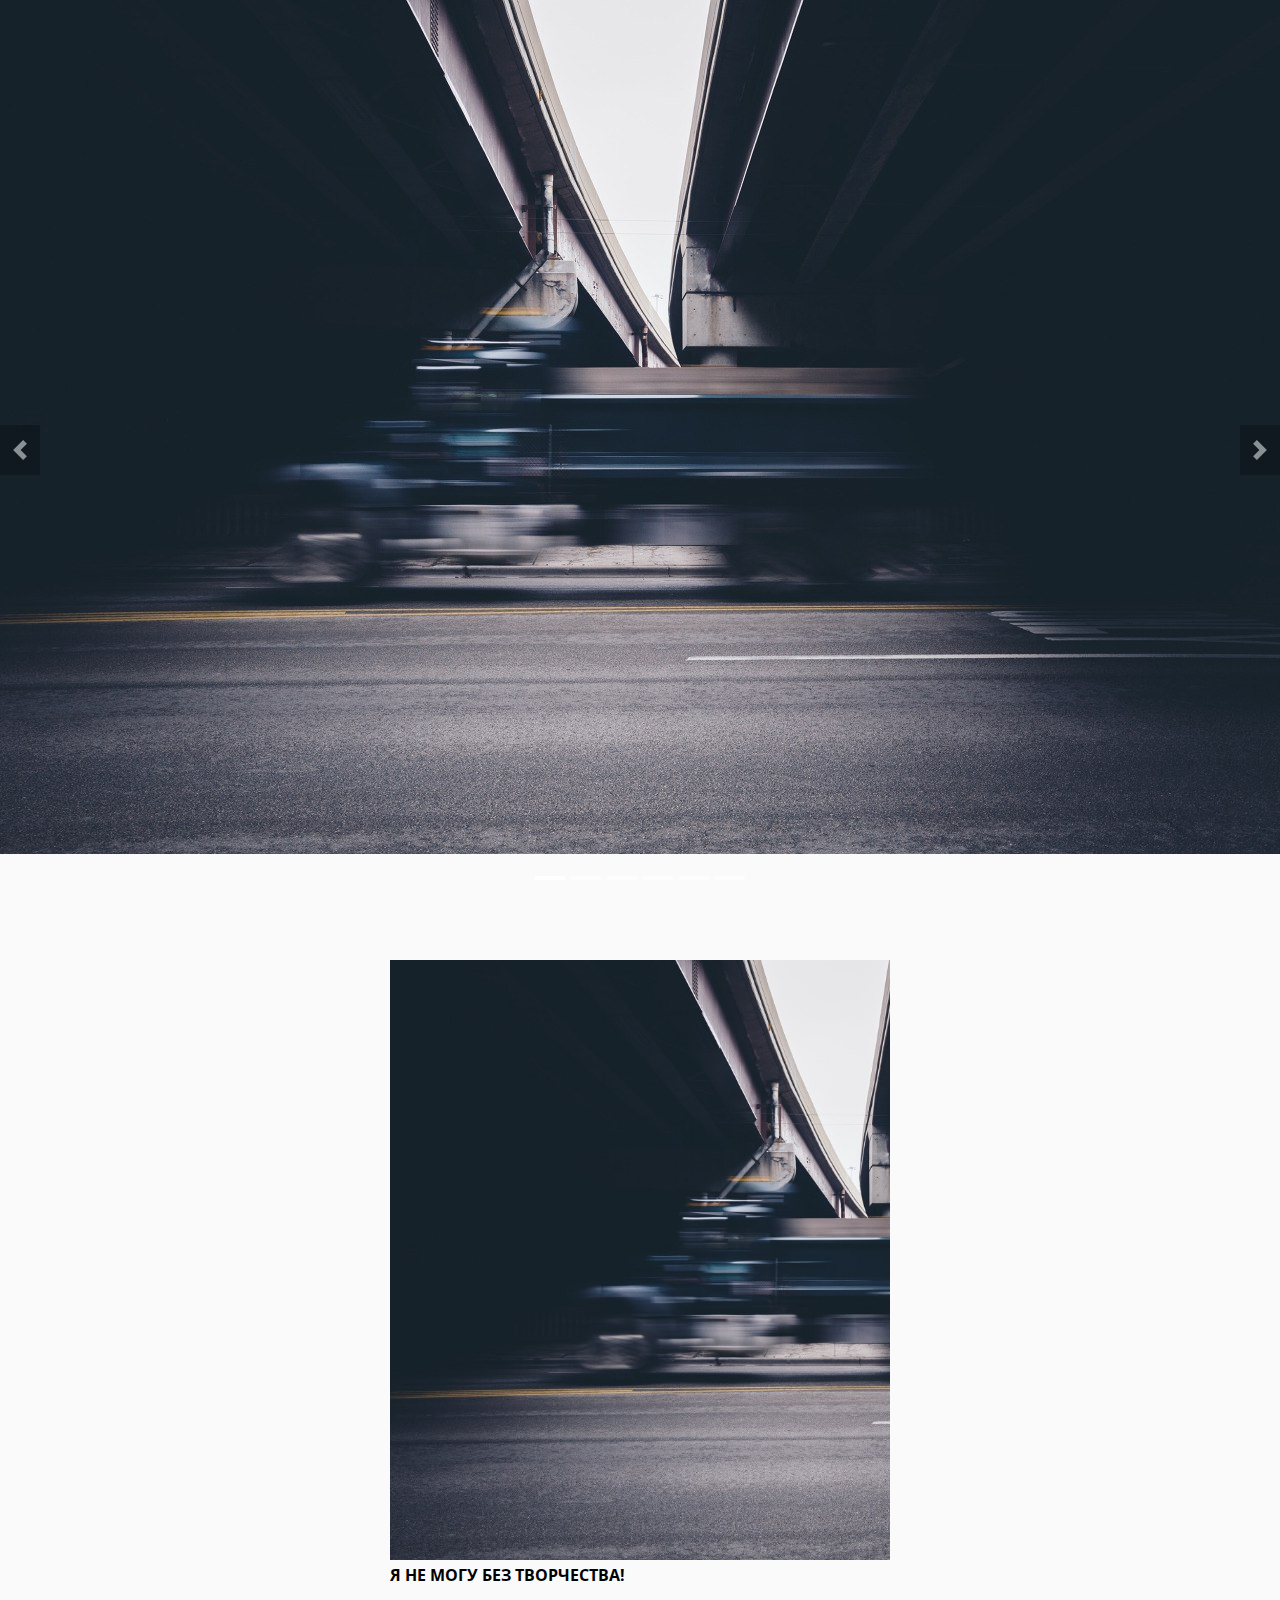
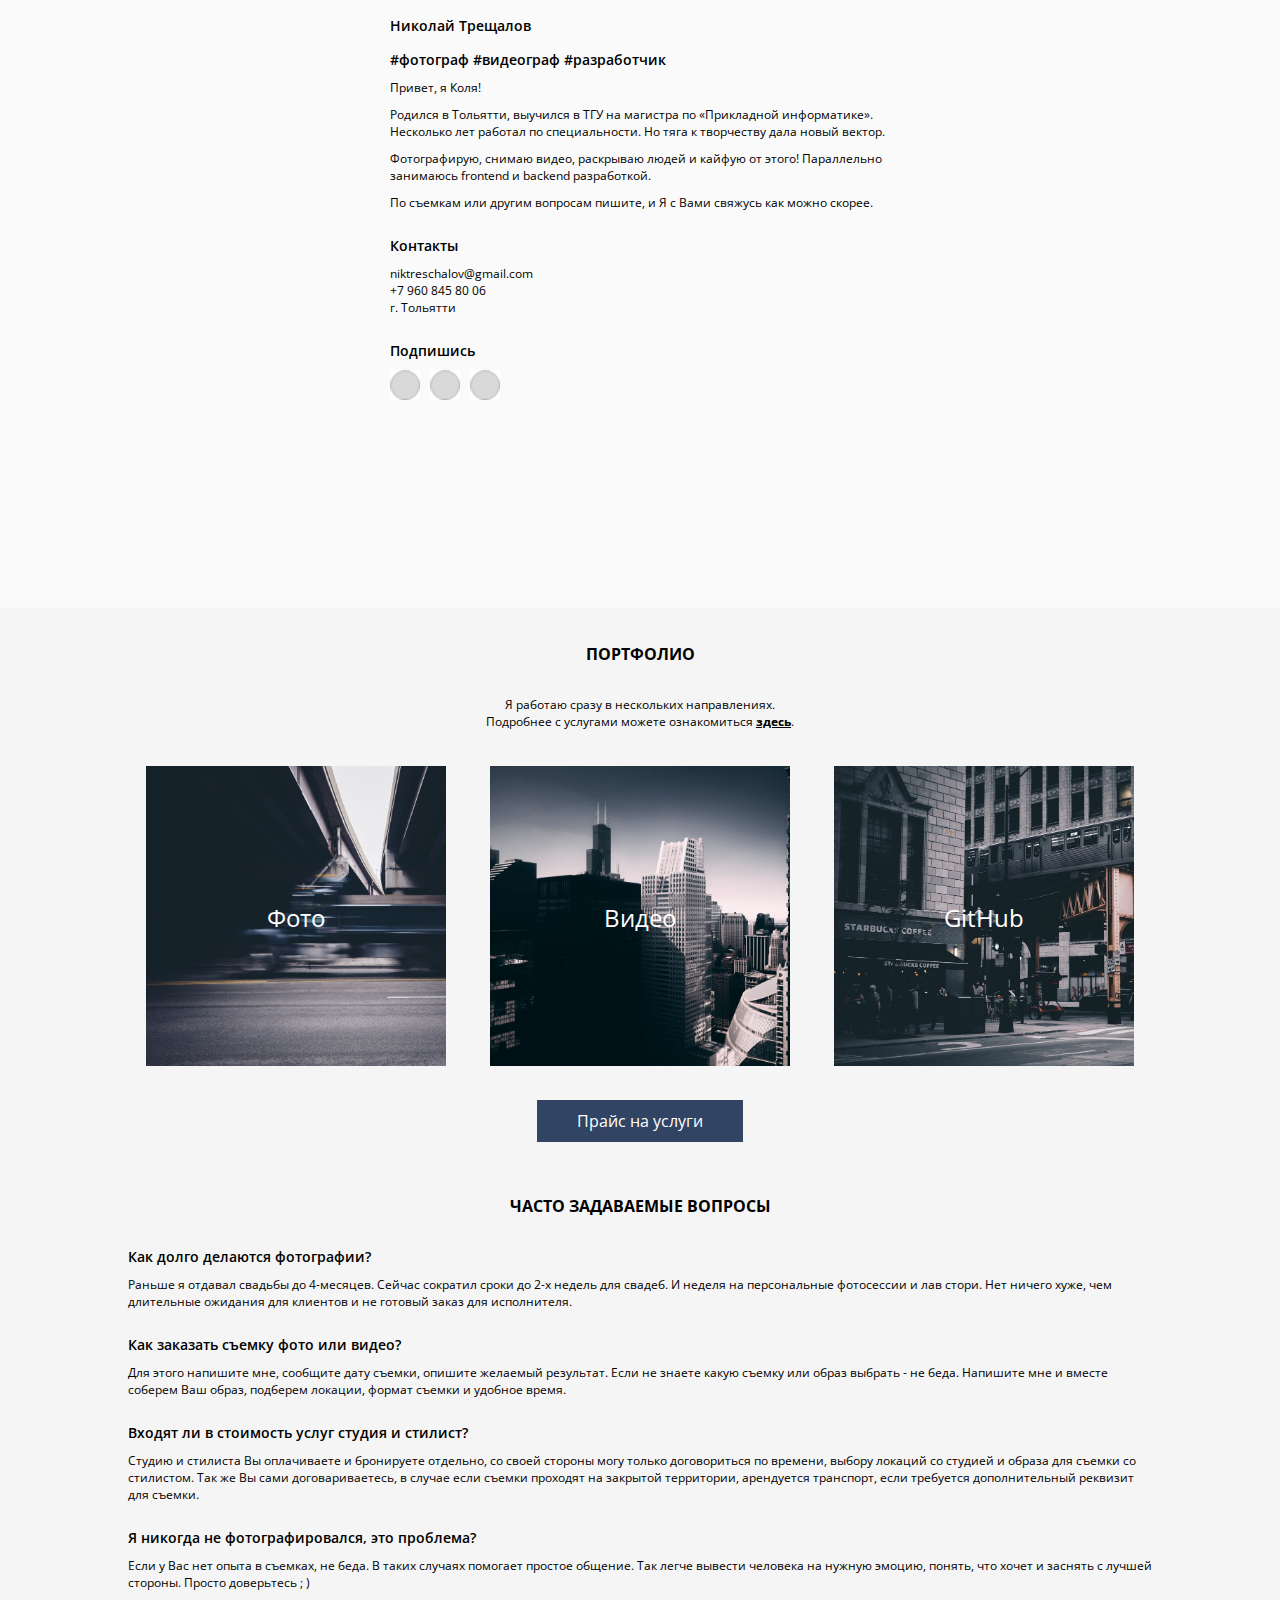
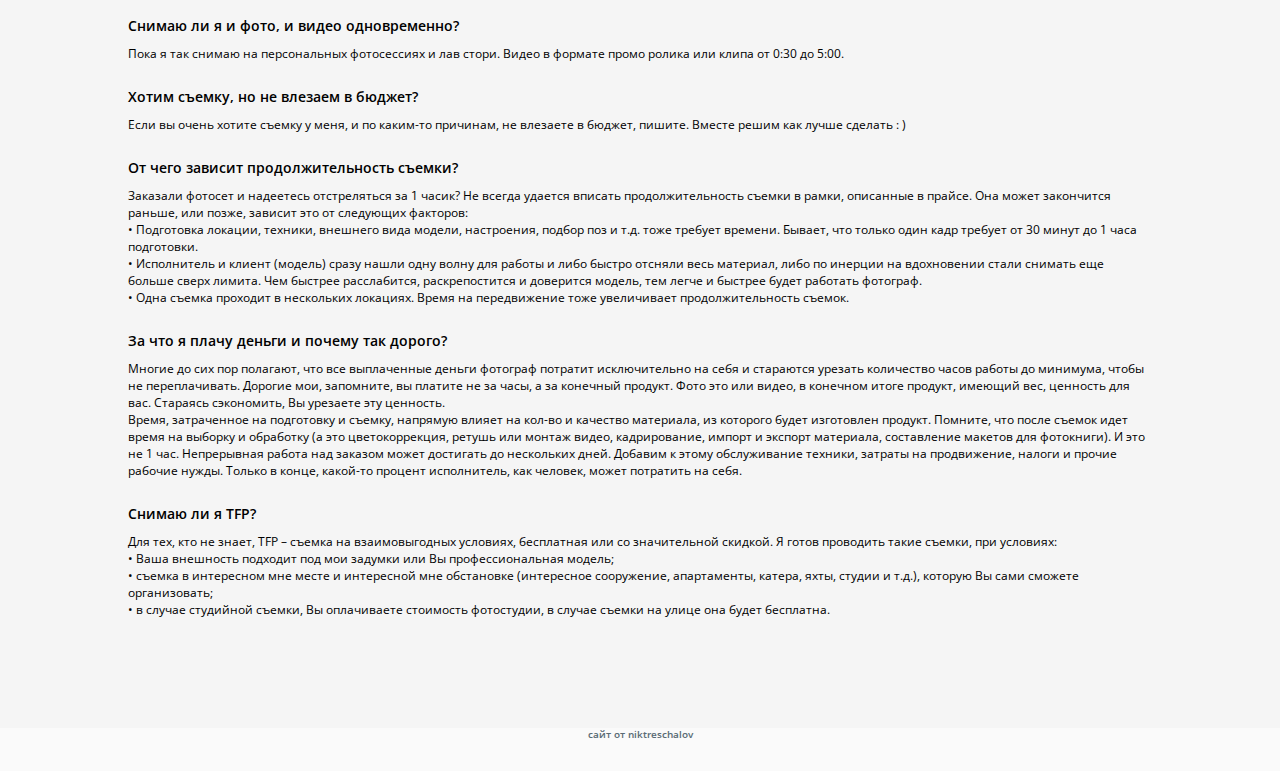
<file: index.html>
<!DOCTYPE html>
<html lang="ru">

<head>
  <meta charset="utf-8">
  <meta name="viewport" content="width=device-width, initial-scale=1, shrink-to-fit=no">
  <title>niktreschalov</title>
  <link rel="stylesheet" href="style.css"> 
  <link rel="stylesheet" href="main.css"> 
</head>

<body>
  <div class="slider">
    <div class="slider__wrapper">
      <div class="slider__items">
        <div class="slider__item">
        <img src="/img/pic0.jpg">    
        </div>
        <div class="slider__item">
        <img src="/img/pic1.jpg">    
        </div>
        <div class="slider__item">
          <img src="/img/pic2.jpg">
        </div>
        <div class="slider__item">
           <img src="/img/pic3.jpg"> 
        </div>
        <div class="slider__item">
           <img src="/img/pic4.jpg"> 
        </div>
        <div class="slider__item">
           <img src="/img/pic5.jpg"> 
        </div>  
      </div>
    </div>
    <a class="slider__control slider__control_prev" href="#" role="button"></a>
    <a class="slider__control slider__control_next" href="#" role="button"></a>
  </div>
  <script src="script.js"></script> 
    
<div id="main">
    <div class="imag">
            <img src="/img/pic0.jpg" alt="">
    </div>
    <div class="imag">
    <h2>Я НЕ МОГУ БЕЗ ТВОРЧЕСТВА!</h2>
    <h3>Николай Трещалов</h3>
    <h3>#фотограф #видеограф #разработчик</h3>
    <span>Привет, я Коля!</span>
    <span>Родился в Тольятти, выучился в ТГУ на магистра по «Прикладной информатике». Несколько лет работал по специальности. Но тяга к творчеству дала новый вектор.</span>
    <span>Фотографирую, снимаю видео, раскрываю людей и кайфую от этого! Параллельно занимаюсь frontend и backend разработкой.</span>
    <span>По съемкам или другим вопросам пишите, и Я с Вами свяжусь как можно скорее.</span>
    <h3>Контакты</h3>
    <span>niktreschalov@gmail.com<br>
        +7 960 845 80 06<br>
        г. Тольятти<br>
        </span> 
    <h3>Подпишись</h3>
    <div class="links">
        <img src="/img/vk.png" alt="">
        <img src="/img/vk.png" alt="">
        <img src="/img/vk.png" alt="">
        </div>  
    </div>
  </div>
    
<div id="overview">
    <h2>ПОРТФОЛИО</h2>
    <h4>Я работаю сразу в нескольких направлениях.<br>
        Подробнее с услугами можете ознакомиться <a href="#">здесь</a>.
    </h4>
        <div class="imag">
            <img src="/img/pic0.jpg" alt="">
            <a href="photo.html">Фото</a>
        </div>
        <div class="imag">
            <img src="/img/pic1.jpg" alt="">
            <a href="video.html">Видео</a>
        </div>
        <div class="imag">
            <img src="/img/pic5.jpg" alt="">
            <a href="#">GitHub</a>
        </div>
        <!--<div class="imag">
            <img src="/img/pic4.jpg" alt="">
        </div>-->
        <div>
        <button class="download_price" onclick="window.location.href = '#';">Прайс на услуги</button>
        </div>    
    </div>
   <div id="fq">
    <h2>ЧАСТО ЗАДАВАЕМЫЕ ВОПРОСЫ</h2>
       
       <h3>Как долго делаются фотографии?</h3>
       <span>Раньше я отдавал свадьбы до 4-месяцев. Сейчас сократил сроки до 2-х недель для свадеб. И неделя на персональные фотосессии и лав стори. Нет ничего хуже, чем длительные ожидания для клиентов и не готовый заказ для исполнителя.</span>
       
       <h3>Как заказать съемку фото или видео?</h3>
       <span>Для этого напишите мне, сообщите дату съемки, опишите желаемый результат. Если не знаете какую съемку или образ выбрать - не беда. Напишите мне и вместе соберем Ваш образ, подберем локации, формат съемки и удобное время.</span>
       
       <h3>Входят ли в стоимость услуг студия и стилист?</h3>
       <span>Студию и стилиста Вы оплачиваете и бронируете отдельно, со своей стороны могу только договориться по времени, выбору локаций со студией и образа для съемки со стилистом. Так же Вы сами договариваетесь, в случае если съемки проходят на закрытой территории, арендуется транспорт, если требуется дополнительный реквизит для съемки.  </span>
       
       <h3>Я никогда не фотографировался, это проблема?</h3>
       <span>Если у Вас нет опыта в съемках, не беда. В таких случаях помогает простое общение. Так легче вывести человека на нужную эмоцию, понять, что хочет и заснять с лучшей стороны. Просто доверьтесь ; ) </span>
       
       <h3>Снимаю ли я и фото, и видео одновременно?</h3>
       <span>Пока я так снимаю на персональных фотосессиях и лав стори. Видео в формате промо ролика или клипа от 0:30 до 5:00.</span>
       
       <h3>Хотим съемку, но не влезаем в бюджет?</h3>
       <span>Если вы очень хотите съемку у меня, и по каким-то причинам, не влезаете в бюджет, пишите. Вместе решим как лучше сделать : )</span>
       
       <h3>От чего зависит продолжительность съемки?</h3>
       <span>Заказали фотосет и надеетесь отстреляться за 1 часик? Не всегда удается вписать продолжительность съемки в рамки, описанные в прайсе. Она может закончится раньше, или позже, зависит это от следующих факторов:<br>
           •	Подготовка локации, техники, внешнего вида модели, настроения, подбор поз и т.д. тоже требует времени. Бывает, что только один кадр требует от 30 минут до 1 часа подготовки.<br>
           •	Исполнитель и клиент (модель) сразу нашли одну волну для работы и либо быстро отсняли весь материал, либо по инерции на вдохновении стали снимать еще больше сверх лимита. Чем быстрее расслабится, раскрепостится и доверится модель, тем легче и быстрее будет работать фотограф.<br>
           •	Одна съемка проходит в нескольких локациях. Время на передвижение тоже увеличивает продолжительность съемок.</span>
       
       <h3>За что я плачу деньги и почему так дорого?</h3>
       <span>Многие до сих пор полагают, что все выплаченные деньги фотограф потратит исключительно на себя и стараются урезать количество часов работы до минимума, чтобы не переплачивать. Дорогие мои, запомните, вы платите не за часы, а за конечный продукт.  Фото это или видео, в конечном итоге продукт, имеющий вес, ценность для вас. Стараясь сэкономить, Вы урезаете эту ценность.<br>
       Время, затраченное на подготовку и съемку, напрямую влияет на кол-во и качество материала, из которого будет изготовлен продукт. Помните, что после съемок идет время на выборку и обработку (а это цветокоррекция, ретушь или монтаж видео, кадрирование, импорт и экспорт материала, составление макетов для фотокниги). И это не 1 час. Непрерывная работа над заказом может достигать до нескольких дней. Добавим к этому обслуживание техники, затраты на продвижение, налоги и прочие рабочие нужды. Только в конце, какой-то процент исполнитель, как человек, может потратить на себя.
</span>
       
       <h3>Снимаю ли я TFP?</h3>
       <span>Для тех, кто не знает, TFP – съемка на взаимовыгодных условиях, бесплатная или со значительной скидкой. Я готов проводить такие съемки, при условиях:<br>
           •	Ваша внешность подходит под мои задумки или Вы профессиональная модель;<br>
           •	съемка в интересном мне месте и интересной мне обстановке (интересное сооружение, апартаменты, катера, яхты, студии и т.д.), которую Вы сами сможете организовать;<br>
           •	в случае студийной съемки, Вы оплачиваете стоимость фотостудии, в случае съемки на улице она будет бесплатна.
</span>
    </div>
    
<div id="bottom">
    <h5>сайт от niktreschalov</h5>  
</div>    
</body>

</html>
</file>
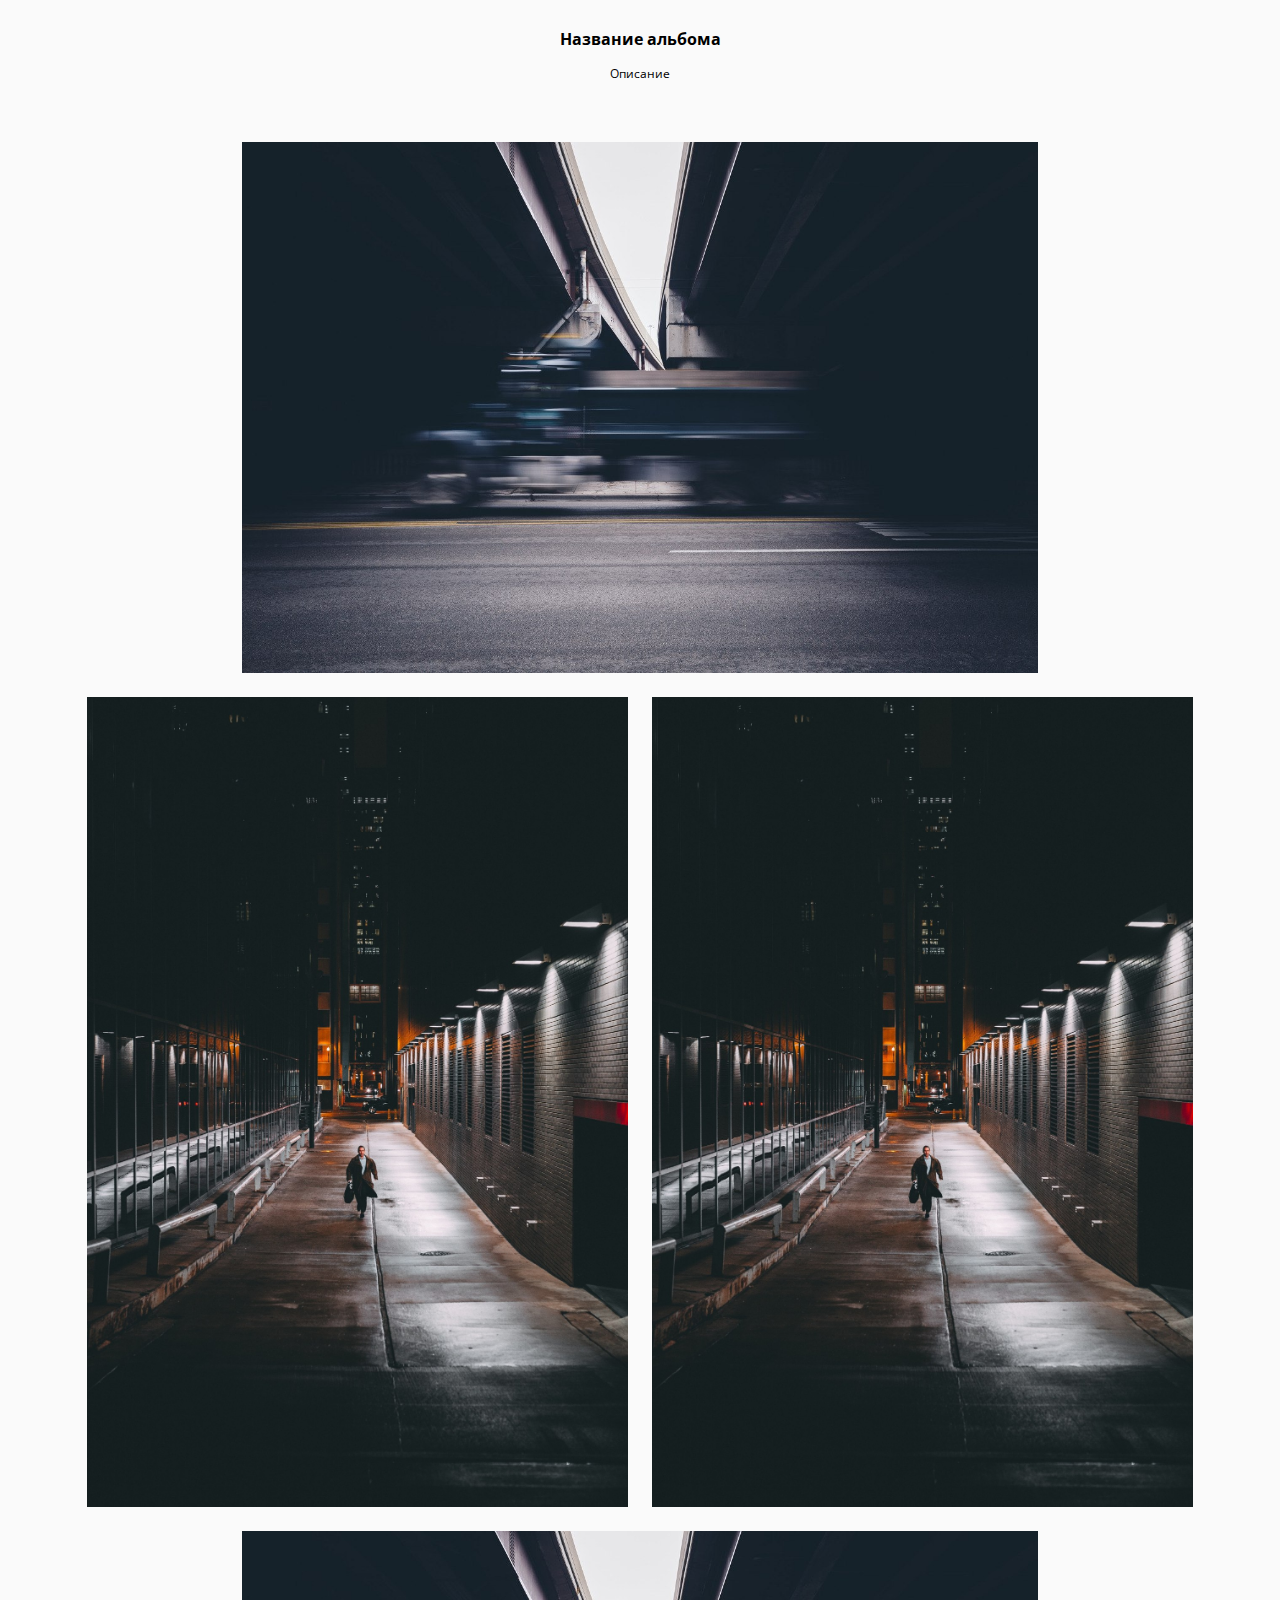
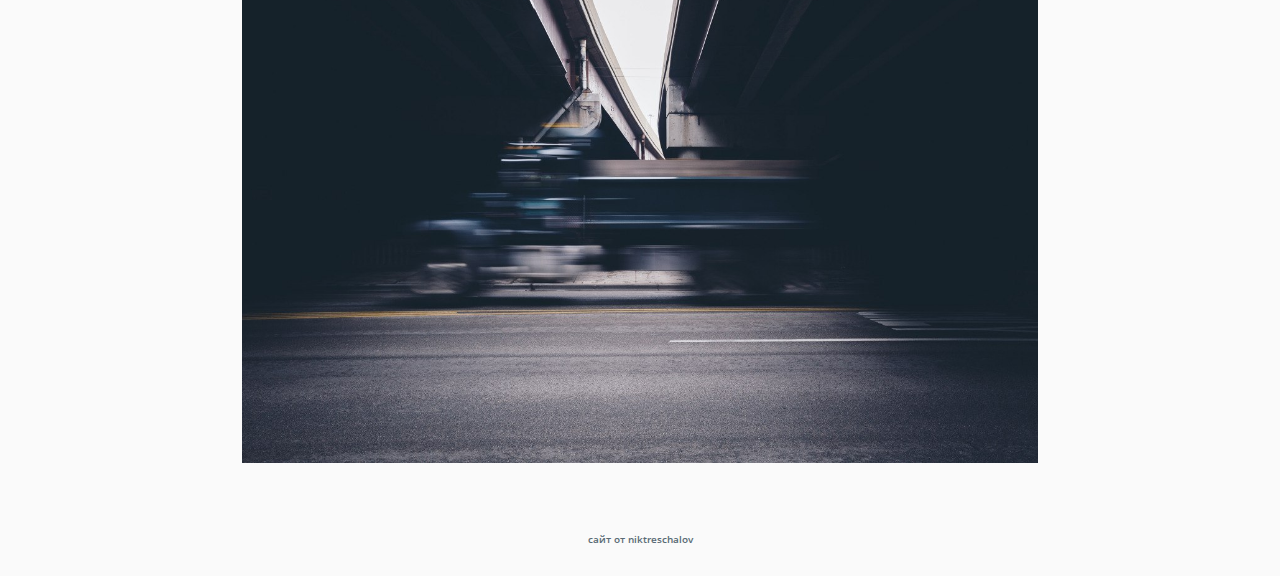
<file: albom_1.html>
<!DOCTYPE html>
<html lang="ru">

<head>
  <meta charset="utf-8">
  <meta name="viewport" content="width=device-width, initial-scale=1, shrink-to-fit=no">
  <title>niktreschalov</title>
  <link rel="stylesheet" href="main.css"> 
</head>

<body>  
<div id="photo">
    <div class="title">
    <h2>Название альбома</h2>
        <span>Описание</span>
    </div>
    <div class="photos">
    <img src="/img/pic0.jpg" alt="">
    <img src="/img/pic6.jpg" alt="">
    <img src="/img/pic6.jpg" alt="">
    <img src="/img/pic0.jpg" alt="">
    </div> 
</div>   
       
<div id="bottom">
    <h5>сайт от niktreschalov</h5>  
</div>    
</body>

</html>
</file>
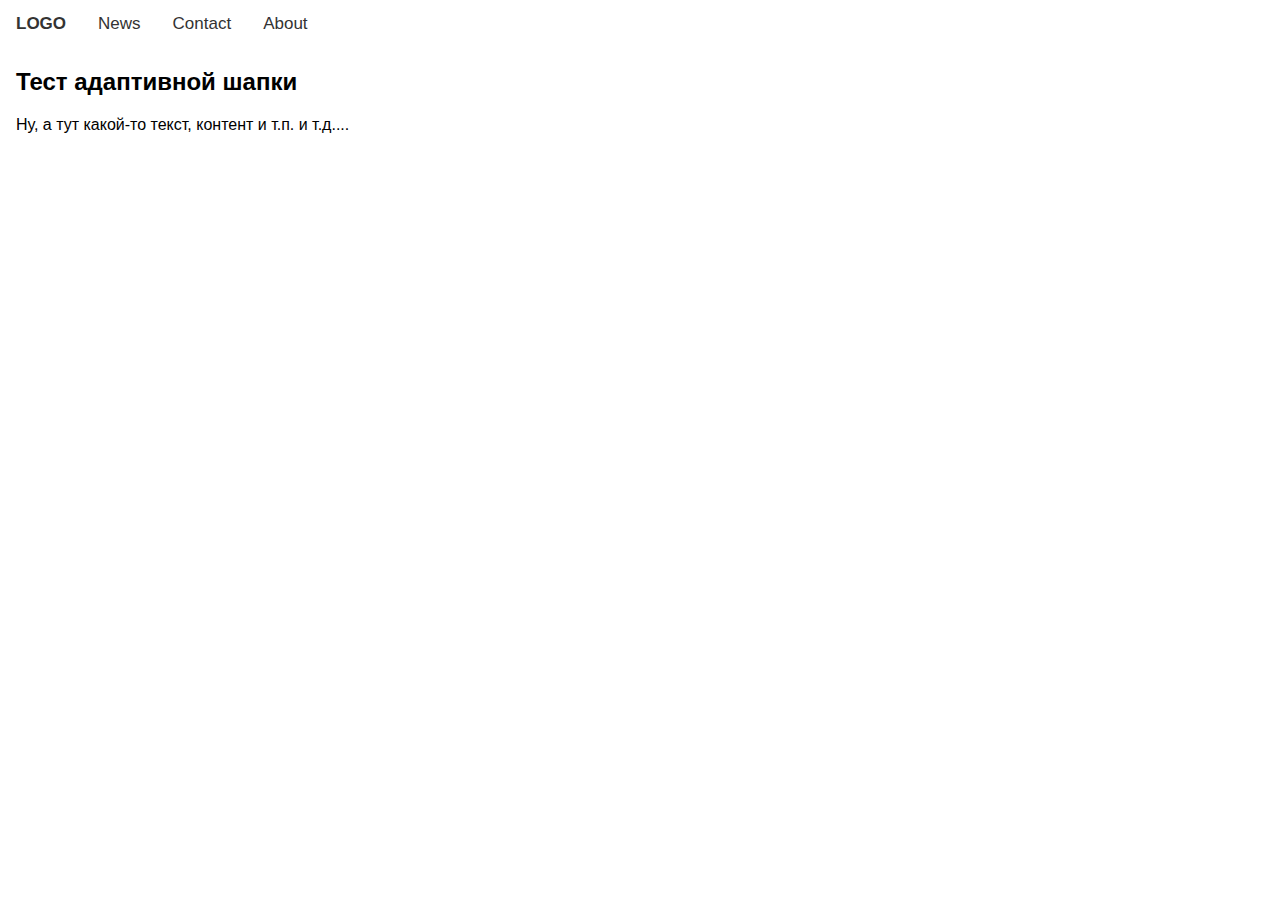
<file: index-header.html>
<!DOCTYPE html>
<html>
<head>
<meta name="viewport" content="width=device-width, initial-scale=1">
<link rel="stylesheet" href="https://cdnjs.cloudflare.com/ajax/libs/font-awesome/4.7.0/css/font-awesome.min.css">
<style>
body {
  margin: 0;
  font-family: Arial, Helvetica, sans-serif;
}

.topnav {
  overflow: hidden;
  background-color: #fff;
}

.topnav a {
  float: left;
  display: block;
  color: #333;
  text-align: center;
  padding: 14px 16px;
  text-decoration: none;
  font-size: 17px;
}
    
.topnav h1 {
  float: left;
  display: block;
  color: #333;
  text-align: center;
  padding: 14px 16px;
  margin: 0 0 0 0;
  text-decoration: none;
  font-size: 17px;
}

.topnav a:hover {
  background-color: #ffcc00;
  color: black;
}

.active {
  background-color: #ffcc00;
  color: white;
}

.topnav .icon {
  display: none;
}

@media screen and (max-width: 600px) {
  .topnav a:not(:first-child) {display: none;}
  .topnav a.icon {
    float: right;
    display: block;
  }
}

@media screen and (max-width: 600px) {
  .topnav.responsive {position: relative;}
  .topnav.responsive .icon {
    position: absolute;
    right: 0;
    top: 0;
  }
  .topnav.responsive a {
    float: none;
    display: block;
    text-align: left;
  }
  .topnav.responsive h1 {
    float: none;
    display: block;
    text-align: left;
  }  
}
</style>
</head>
<body>

<div class="topnav" id="myTopnav">
  <h1>LOGO</h1>
  <!--<a href="#home" class="active">Home</a>-->
  <a href="#news">News</a>
  <a href="#contact">Contact</a>
  <a href="#about">About</a>
  <a href="javascript:void(0);" class="icon" onclick="myFunction()">
    <i class="fa fa-bars"></i>
  </a>
</div>

<div style="padding-left:16px">
  <h2>Тест адаптивной шапки</h2>
  <p>Ну, а тут какой-то текст, контент и т.п. и т.д....</p>
</div>

<script>
function myFunction() {
    var x = document.getElementById("myTopnav");
    if (x.className === "topnav") {
        x.className += " responsive";
    } else {
        x.className = "topnav";
    }
}
</script>

</body>
</html>
</file>
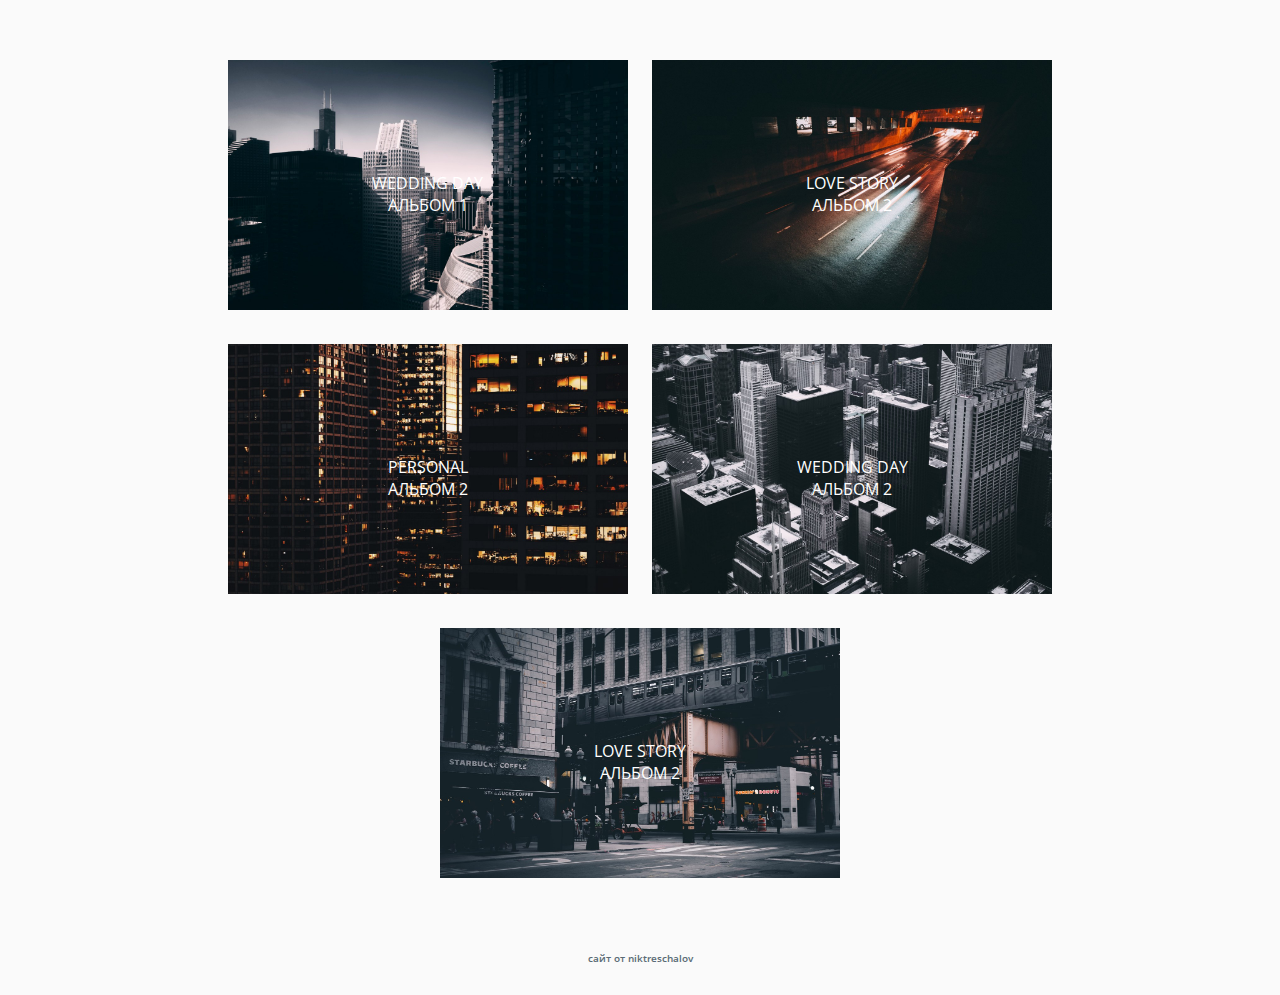
<file: photo.html>
<!DOCTYPE html>
<html lang="ru">

<head>
  <meta charset="utf-8">
  <meta name="viewport" content="width=device-width, initial-scale=1, shrink-to-fit=no">
  <title>niktreschalov</title>
  <link rel="stylesheet" href="main.css"> 
</head>

<body>
 
<div id="albom">
    <div class="imag">
        <img src="/img/pic1.jpg" alt="">
        <a href="albom_1.html">
            WEDDING DAY<br>
            АЛЬБОМ 1
        </a>
    </div>
    <div class="imag">
        <img src="/img/pic2.jpg" alt="">
        <a href="#">
            LOVE STORY<br>
            АЛЬБОМ 2
        </a>
    </div>
    <div class="imag">
        <img src="/img/pic3.jpg" alt="">
        <a href="#">
            PERSONAL<br>
            АЛЬБОМ 2
        </a>
    </div>
    <div class="imag">
        <img src="/img/pic4.jpg" alt="">
        <a href="#">
            WEDDING DAY<br>
            АЛЬБОМ 2
        </a>
    </div>
    <div class="imag">
        <img src="/img/pic5.jpg" alt="">
        <a href="#">
            LOVE STORY<br>
            АЛЬБОМ 2
        </a>
    </div>
  </div>   
       
<div id="bottom">
    <h5>сайт от niktreschalov</h5>  
</div>    
</body>

</html>
</file>
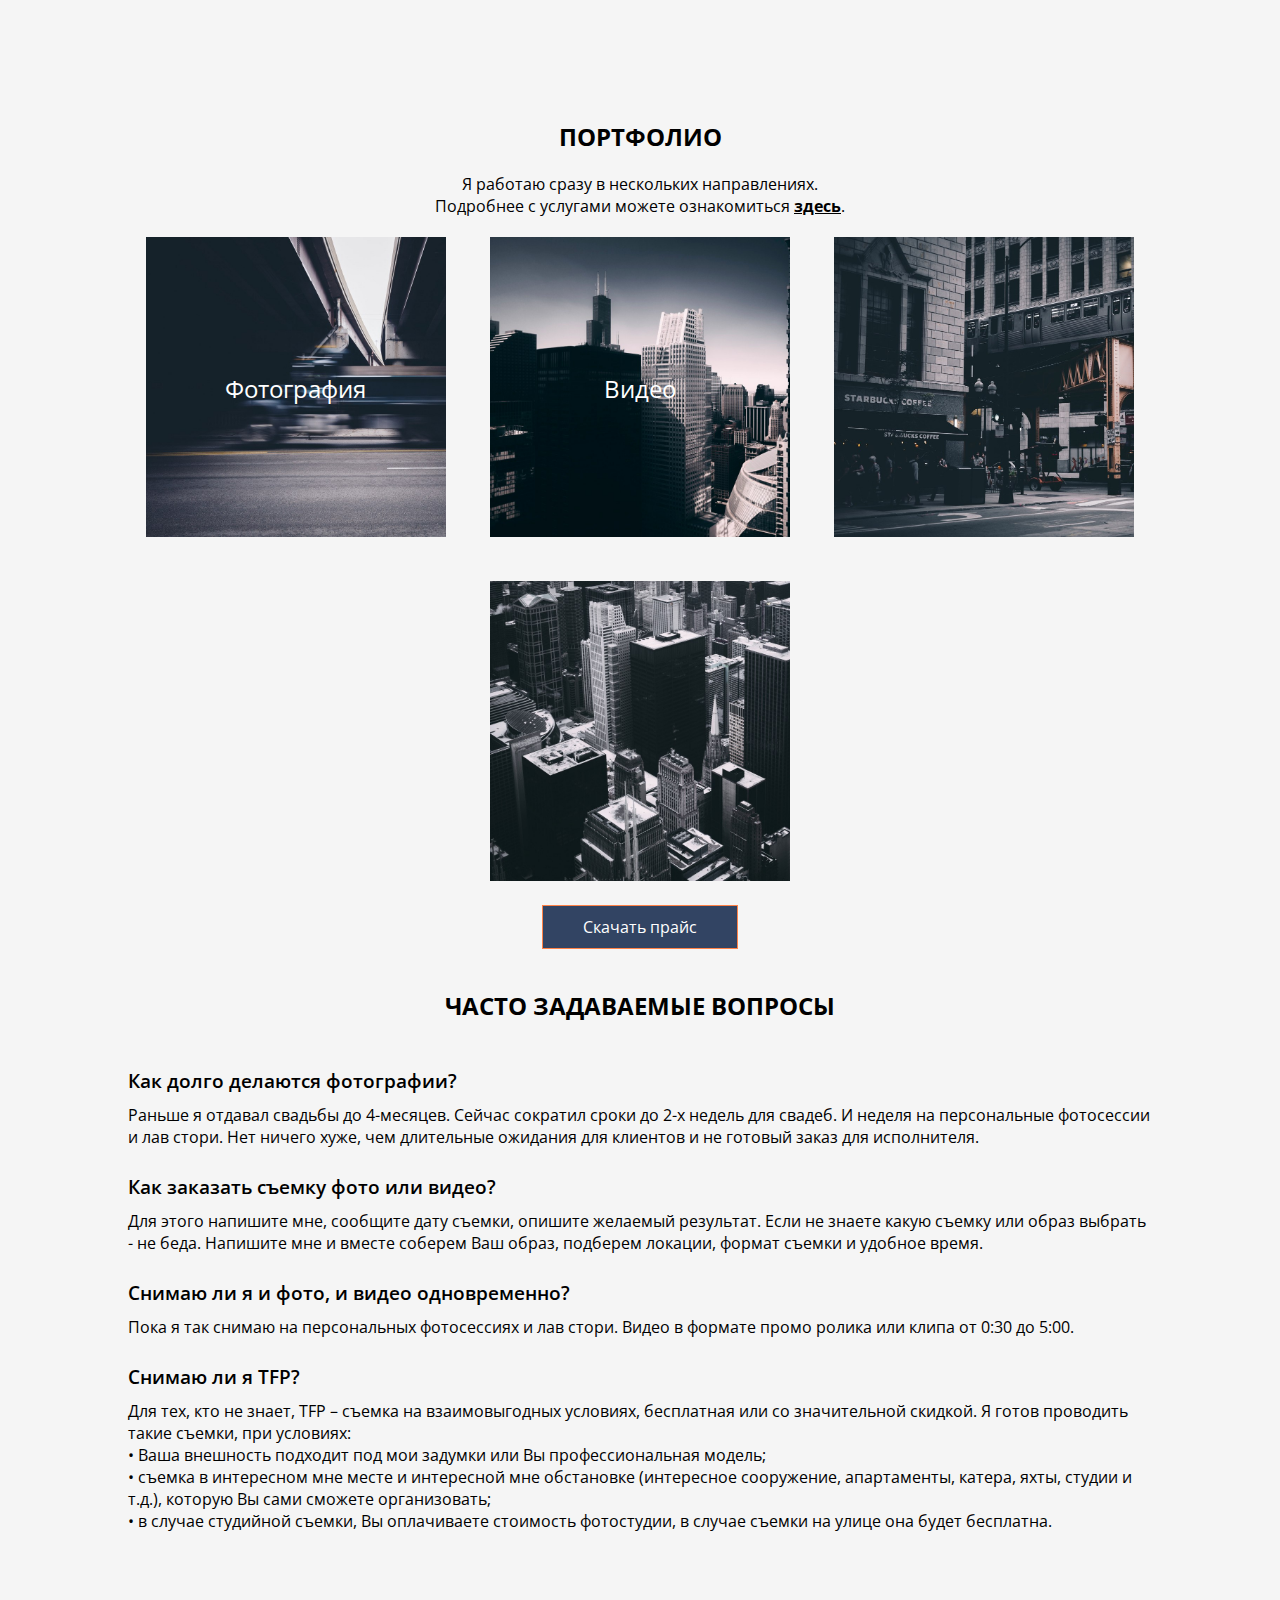
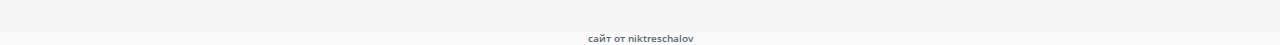
<file: portfolio.html>
<!DOCTYPE html>
<html lang="en">
<head>
  <meta charset="UTF-8">
  <meta name="viewport" content="width=device-width, initial-scale=1.0">
  <meta http-equiv="X-UA-Compatible" content="ie=edge">
  <title>niktreschalov</title>
  <link rel="stylesheet" href="portfolio.css">
</head>
<body>

    
    <div id="overview">
    <h2>ПОРТФОЛИО</h2>
    <h4>Я работаю сразу в нескольких направлениях.<br>
        Подробнее с услугами можете ознакомиться <a href="#">здесь</a>.
    </h4>
        <div class="imag">
            <img src="/img/pic0.jpg" alt="">
            <a href="#">Фотография</a>
        </div>
        <div class="imag">
            <img src="/img/pic1.jpg" alt="">
            <a href="#">Видео</a>
        </div>
        <div class="imag">
            <img src="/img/pic5.jpg" alt="">
        </div>
        <div class="imag">
            <img src="/img/pic4.jpg" alt="">

        </div>
        <div>
        <button class="download_price" onclick="window.location.href = '#';">Скачать прайс</button>
        </div>    
    </div>
   <div id="fq">
    <h2>ЧАСТО ЗАДАВАЕМЫЕ ВОПРОСЫ</h2>
       <h3>Как долго делаются фотографии?</h3>
       <span>Раньше я отдавал свадьбы до 4-месяцев. Сейчас сократил сроки до 2-х недель для свадеб. И неделя на персональные фотосессии и лав стори. Нет ничего хуже, чем длительные ожидания для клиентов и не готовый заказ для исполнителя.</span>
       <h3>Как заказать съемку фото или видео?</h3>
       <span>Для этого напишите мне, сообщите дату съемки, опишите желаемый результат. Если не знаете какую съемку или образ выбрать - не беда. Напишите мне и вместе соберем Ваш образ, подберем локации, формат съемки и удобное время.</span>
       <h3>Снимаю ли я и фото, и видео одновременно?</h3>
       <span>Пока я так снимаю на персональных фотосессиях и лав стори. Видео в формате промо ролика или клипа от 0:30 до 5:00.</span>
       <h3>Снимаю ли я TFP?</h3>
       <span>Для тех, кто не знает, TFP – съемка на взаимовыгодных условиях, бесплатная или со значительной скидкой. Я готов проводить такие съемки, при условиях:<br>
           •	Ваша внешность подходит под мои задумки или Вы профессиональная модель;<br>
           •	съемка в интересном мне месте и интересной мне обстановке (интересное сооружение, апартаменты, катера, яхты, студии и т.д.), которую Вы сами сможете организовать;<br>
           •	в случае студийной съемки, Вы оплачиваете стоимость фотостудии, в случае съемки на улице она будет бесплатна.
</span>
    </div>
    <h5>сайт от niktreschalov</h5>
<!--
  <div id="contacts">
    <center><h5>Обратная связь</h5></center>
    <form id="form_input">
      <label for="name">Имя <span>*</span></label><br>
      <input type="text" placeholder="Введите имя" name="name" id="name"><br>
      <label for="email">Ваша почта <span>*</span></label><br>
			<input type="email" placeholder="Введите email" name="email" id="email"><br>
			<label for="message">Сообщение <span>*</span></label><br>
			<textarea placeholder="Введите ваше сообщение" name="message" id="message"></textarea><br>
			<div id="mess_send" class="btn">Отправить</div>
    </form>
  </div>

  <div id="faq">
    <div>
      <span class="title">Оплата</span><br>
      <span class="heading">Как будет проходит оплата?</span>
      <p>Lorem ipsum dolor sit amet, consectetur adipisicing elit. Accusantium beatae asperiores debitis perspiciatis perferendis nemo tempore distinctio officia commodi et non tempora laudantium culpa nostrum, quidem, quasi ratione itaque nam.</p>
      <span class="heading">Как будет проходит оплата?</span>
      <p>Lorem ipsum dolor sit amet, consectetur adipisicing elit. Accusantium beatae asperiores debitis perspiciatis perferendis nemo tempore distinctio officia commodi et non tempora laudantium culpa nostrum, quidem, quasi ratione itaque nam.</p>
      <span class="heading">Как будет проходит оплата?</span>
      <p>Lorem ipsum dolor sit amet, consectetur adipisicing elit. Accusantium beatae asperiores debitis perspiciatis perferendis nemo tempore distinctio officia commodi et non tempora laudantium culpa nostrum, quidem, quasi ratione itaque nam.</p>
    </div>
    <div>
      <span class="title">Информация</span><br>
      <span class="heading">Что входит в услуги сервиса</span>
      <p>Lorem ipsum dolor sit amet, consectetur adipisicing elit. Accusantium beatae asperiores debitis perspiciatis perferendis nemo tempore distinctio officia commodi et non tempora laudantium culpa nostrum, quidem, quasi ratione itaque nam.</p>
      <span class="heading">Что входит в услуги сервиса</span>
      <p>Lorem ipsum dolor sit amet, consectetur adipisicing elit. Accusantium beatae asperiores debitis perspiciatis perferendis nemo tempore distinctio officia commodi et non tempora laudantium culpa nostrum, quidem, quasi ratione itaque nam.</p>
      <span class="heading">Что входит в услуги сервиса</span>
      <p>Lorem ipsum dolor sit amet, consectetur adipisicing elit. Accusantium beatae asperiores debitis perspiciatis perferendis nemo tempore distinctio officia commodi et non tempora laudantium culpa nostrum, quidem, quasi ratione itaque nam.</p>
    </div>
    <div>
      <span class="title">Гарантии</span><br>
      <span class="heading">Какие гарантии есть</span>
      <p>Lorem ipsum dolor sit amet, consectetur adipisicing elit. Accusantium beatae asperiores debitis perspiciatis perferendis nemo tempore distinctio officia commodi et non tempora laudantium culpa nostrum, quidem, quasi ratione itaque nam.</p>
      <span class="heading">Какие гарантии есть</span>
      <p>Lorem ipsum dolor sit amet, consectetur adipisicing elit. Accusantium beatae asperiores debitis perspiciatis perferendis nemo tempore distinctio officia commodi et non tempora laudantium culpa nostrum, quidem, quasi ratione itaque nam.</p>
      <span class="heading">Какие гарантии есть</span>
      <p>Lorem ipsum dolor sit amet, consectetur adipisicing elit. Accusantium beatae asperiores debitis perspiciatis perferendis nemo tempore distinctio officia commodi et non tempora laudantium culpa nostrum, quidem, quasi ratione itaque nam.</p>
    </div>
  </div>

  <script src="https://ajax.googleapis.com/ajax/libs/jquery/3.3.1/jquery.min.js"></script>
  <script>
    function slowScroll(id) {
      $('html, body').animate({
        scrollTop: $(id).offset().top
      }, 500);
    }

    $(document).on("scroll", function () {
      if($(window).scrollTop() === 0)
        $("header").removeClass("fixed");
      else
        $("header").attr("class", "fixed");
    });
  </script> -->
</body>
</html>
</file>
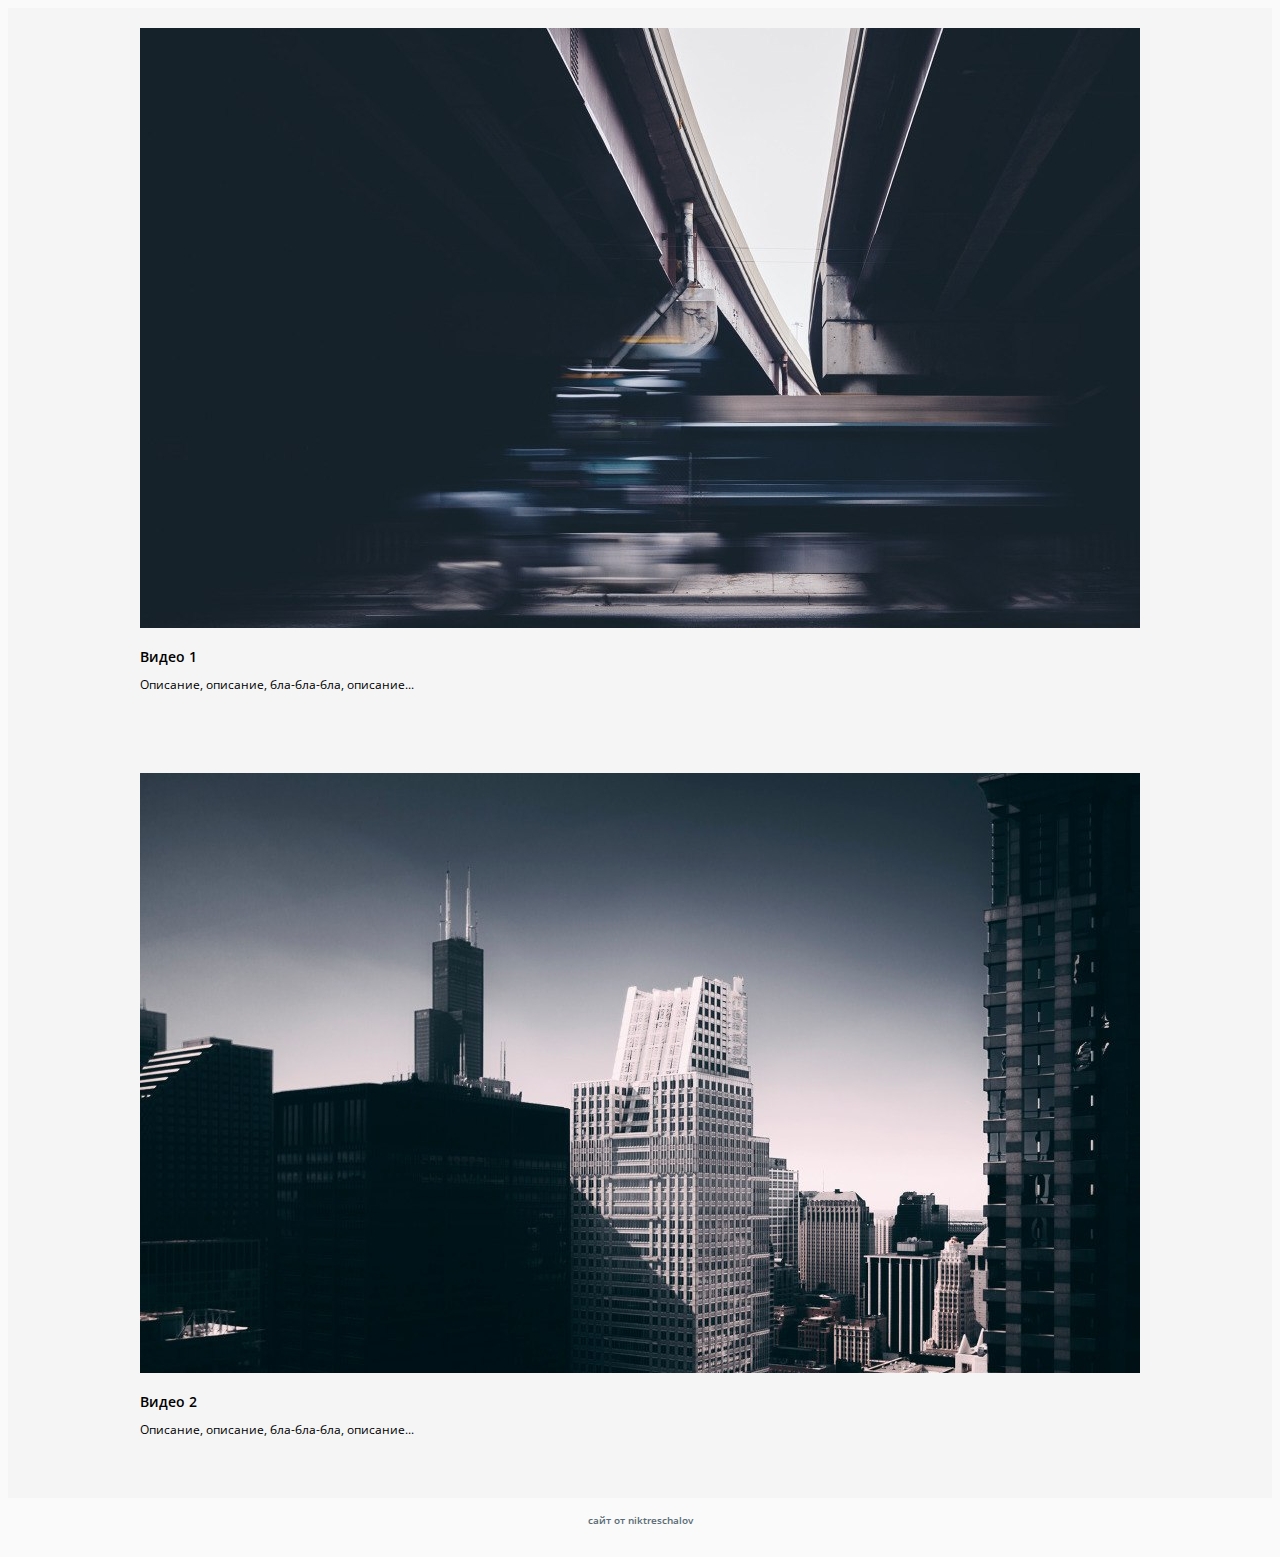
<file: video.html>
<!DOCTYPE html>
<html lang="ru">

<head>
  <meta charset="utf-8">
  <meta name="viewport" content="width=device-width, initial-scale=1, shrink-to-fit=no">
  <title>niktreschalov</title>
  <link rel="stylesheet" href="main.css"> 
</head>

<body>
  <!--<div class="slider">
    <div class="slider__wrapper">
      <div class="slider__items">
        <div class="slider__item">
        <img src="/img/pic0.jpg">    
        </div>
        <div class="slider__item">
        <img src="/img/pic1.jpg">    
        </div>
        <div class="slider__item">
          <img src="/img/pic2.jpg">
        </div>
        <div class="slider__item">
           <img src="/img/pic3.jpg"> 
        </div>
        <div class="slider__item">
           <img src="/img/pic4.jpg"> 
        </div>
        <div class="slider__item">
           <img src="/img/pic5.jpg"> 
        </div>  
      </div>
    </div>
    <a class="slider__control slider__control_prev" href="#" role="button"></a>
    <a class="slider__control slider__control_next" href="#" role="button"></a>
  </div>
  <script src="script.js"></script> 
   --> 
<div id="video">
    <div class="content">
            <img src="/img/pic0.jpg" alt="">
    </div>
    <div class="text">
    <h3>Видео 1</h3>
    <span>Описание, описание, бла-бла-бла, описание...</span>  
    </div>
</div>
    
<div id="video">
    <div class="content">
            <img src="/img/pic1.jpg" alt="">
    </div>
    <div class="text">
    <h3>Видео 2</h3>
    <span>Описание, описание, бла-бла-бла, описание...</span>  
    </div>
</div>    
       
<div id="bottom">
    <h5>сайт от niktreschalov</h5>  
</div>    
</body>

</html>
</file>
<file: style.css>
/* стили для элемента body */
    body {
      margin: 0;
      /*color: #fff;*/
     /* height: 500px;*/
    }

    /* стили основного контейнера слайдера */
    .slider {
      position: relative;
      overflow: hidden;
      max-width: 100%;
      height: 100vh;
      margin-left: auto;
      margin-right: auto;
    }

    /* стили для обёртки, в которой заключены слайды */
    .slider__wrapper {
      position: relative;
      overflow: hidden;
    }

    /* стили для контейнера слайдов */
    .slider__items {
      display: flex;
      transition: transform 0.6s ease;
    }

    /* стили для слайдов */
    .slider__item {
      flex: 0 0 100%;
      max-width: 100%;
      overflow: hidden;
      display: flex;
      justify-content: center;
      align-items: center;
    }

    .slider__item > img {
      min-width: 100%;
    min-height: 100%;
    flex-shrink: 0;
    }

    /* стили для кнопок "вперед" и "назад" */
    .slider__control {
      position: absolute;
      top: 50%;
      display: none;
      align-items: center;
      justify-content: center;
      width: 40px;
      color: #fff;
      text-align: center;
      opacity: 0.5;
      height: 50px;
      transform: translateY(-50%);
      background: rgba(0, 0, 0, 0.5);
    }

    .slider__control_show {
      display: flex;
    }

    .slider__control:hover,
    .slider__control:focus {
      color: #fff;
      text-decoration: none;
      outline: 0;
      opacity: 0.9;
    }

    .slider__control_prev {
      left: 0;
    }

    .slider__control_next {
      right: 0;
    }

    .slider__control::before {
      content: '';
      display: inline-block;
      width: 20px;
      height: 20px;
      background: transparent no-repeat center center;
      background-size: 100% 100%;
    }

    .slider__control_prev::before {
      background-image: url("data:image/svg+xml;charset=utf8,%3Csvg xmlns='http://www.w3.org/2000/svg' fill='%23fff' viewBox='0 0 8 8'%3E%3Cpath d='M5.25 0l-4 4 4 4 1.5-1.5-2.5-2.5 2.5-2.5-1.5-1.5z'/%3E%3C/svg%3E");
    }

    .slider__control_next::before {
      background-image: url("data:image/svg+xml;charset=utf8,%3Csvg xmlns='http://www.w3.org/2000/svg' fill='%23fff' viewBox='0 0 8 8'%3E%3Cpath d='M2.75 0l-1.5 1.5 2.5 2.5-2.5 2.5 1.5 1.5 4-4-4-4z'/%3E%3C/svg%3E");
    }

    /* стили для индикаторов */
    .slider__indicators {
      position: absolute;
      right: 0;
      bottom: 10px;
      left: 0;
      z-index: 15;
      display: flex;
      justify-content: center;
      padding-left: 0;
      margin-right: 15%;
      margin-left: 15%;
      list-style: none;
      margin-top: 0;
      margin-bottom: 0;
    }

    .slider__indicators li {
      box-sizing: content-box;
      flex: 0 1 auto;
      width: 30px;
      height: 4px;
      margin-right: 3px;
      margin-left: 3px;
      text-indent: -999px;
      cursor: pointer;
      background-color: rgba(255, 255, 255, 0.5);
      background-clip: padding-box;
      border-top: 10px solid transparent;
      border-bottom: 10px solid transparent;
    }

    .slider__indicators li.active {
      background-color: #fff;
    }

    /* для стилизации текущего слайдера */
    .img-fluid {
      display: inline-block;
      height: auto;
      max-width: 100%;
    }
</file>
<file: main.css>
@import url('https://fonts.googleapis.com/css2?family=Open+Sans:wght@300;400;600;700&display=swap');

/*Стили для страницы*/
body {
  background-color: #fafafa;
  font-family: Trebuchet MS, Helvetica;
}

h2 {
    font-family: 'Open Sans', sans-serif;
    font-size: 16px;
    color: #000;
    padding-bottom: 15px;
    padding-top: 20px;
    text-align: center;
}
h3 {
    font-family: 'Open Sans', sans-serif;
    font-size: 14px;
    font-weight: 600;
    margin: 15px 0px 10px 0;
}

h4 {
    font-family: 'Open Sans', sans-serif;
    font-weight: 400;
    font-size: 12px;
    color: #000;
}

h5 {
    font-family: 'Open Sans', sans-serif;
    font-weight: 600;
    font-size: 0.6em;
    color: #596b75;
    text-align: center;
    margin-bottom: 30px;
}

h4 a {
    font-family: 'Open Sans', sans-serif;
    font-style: normal;
    font-weight: 700;
    font-size: 12px;
    color: #000;
}

span {
   display: block;
   font-family: 'Open Sans', sans-serif;
   font-size: 12px; 
   font-weight: 400;
   color: #000;
   padding-bottom: 10px;
}

/*Стили "Обо мне"*/

#main {
  display:block;
  float: left;
  margin: 60px 0 40px 0;
  padding: 0 10% 0px 10%;
  width: 80%;
  /*height: 100%;  */
  text-align: center;
}

#main .imag {
  overflow: hidden;
  justify-content: center;
  display:inline-block;
  position: relative;
  width: 500px;
  height: 600px;
  text-align: left;
  margin: 0 10px 0 10px;;
}

#main .imag:nth-child(odd) {
  /*text-align: center;*/
    /*  margin-left: 10%;*/
}

#main .imag img {
  float: left;
  height: 100%;
}

#main .imag h2 {
  text-align: left;
  padding-top: 0; 
  margin: 0 0 0 0;  
}

#main .imag .links img {
  float: left;
  width: 30px;
  height: 30px;
  padding: 0 10px 0 0;
  cursor: pointer;  
}
/*Стили "подпись внизу"*/
#bottom {
  display:block;
  position: relative; 
}

/*Стили "Портфолио"*/
#overview {
  display:inline-block;
  /*margin: 60px 0 40px 0;*/
  background-color: #f5f5f5;
  padding: 2px 0 0 0;
  width: 100%;
  text-align: center; 
}

#overview .imag {
  overflow: hidden;
  justify-content: center;
  align-items: center;
  display:inline-block;
  position: relative;
  width: 300px;
  height: 300px;
  margin: 20px;
}

#overview .imag:nth-child(odd) {
  text-align: center;
    /*  margin-left: 10%;*/
}

#overview img {
  background: #fafafa;
  float: left;
  height: 100%;
}

#overview .imag a {
  position	: absolute;
  text-align: center;
  padding: 45% 0% 45% 0%;
  text-decoration: none;
  left		: 0;*/
  float: left;
  font-family: 'Open Sans', sans-serif;
  font-weight: 400;
  font-size: 1.5em;
  color: #fff;
  width: 300px;
}

#overview a:hover {
      color: #000;
      outline: 0;
      opacity: 0.9;
      background-color: #eee;  
    }

#overview button.download_price {
    color: #fff; 
	background: #324463; 
	margin: 10px 0 10px 0;
    padding: 10px 40px 10px 40px;
    font-family: 'Open Sans', sans-serif;
    font-weight: 400;
    font-size: 1em;
	border: 1px #324463;
    margin-bottom: 20px;
	} 
#overview button.download_price:hover { 
	background: #9facc2;
    color: #324463;
    cursor: pointer;
	}
/*Стили "Вопросы"*/

#fq {
  display:block;
  float: left;
  background-color: #f5f5f5;
  padding: 0 10% 100px 10%;
  width: 80%; 
}

#video {
  display:block;
  background-color: #f5f5f5;
  padding: 20px 0 0 0;
  width: 100%;
  text-align: center;
}
#video .content {
  overflow: hidden;
  justify-content: center;
  align-items: center;
  display:inline-block;
  position: relative;
  width: 1000px;
  height: 600px;   
}

#video .text {
  display:inline-block;
  text-align: left;
  width: 1000px;
  margin-bottom: 50px;  
}

#albom {
  display:block;
  margin: 60px 0 40px 0;
  padding: 0 10% 0px 10%;
  width: 80%;
  text-align: center;
  vertical-align:middle;  
}

#albom .imag {
  overflow: hidden;
  justify-content: center;
  display:inline-block;
  position: relative;
  width: 400px;
  margin: 0 10px 30px 10px;;
}

#albom .imag img {
  float: left;
  width: 400px;
  height: 250px;
}

#albom h3 {
text-align: left;
    width: 400px;
}
#albom .imag a {
  position: absolute;
  text-align: center; 
  text-decoration: none;
  padding: 112px 0 0 0;
  left: 0;
  float: left;
 font-family: 'Open Sans', sans-serif;
  font-weight: 400;
  font-size: 1em;
  color: #fff;
  width: 400px;
  height: 250px;
}

#albom .imag a:hover {
      color: #000;
      outline: 0;
      opacity: 0.9;
      background-color: #fff;  
    }

#photo {
   width: 100%;
   text-align: center;
}

#photo .title {
  width: 100%;
  text-align: center;  
}

#photo .title h2{
  width: 100%;
  text-align: center;
  margin: auto;
}

#photo .title span{
  width: 100%;
  text-align: center;
  margin: auto;
}

#photo .photos{
    display:inline-block;
    position: relative;
    max-width: 90%;
    min-width: 60%;
    margin: 40px 0 40px 0;
}

#photo .photos img {
  text-align: center;
  margin: 10px;  
  min-width: 20%;
  max-width: 70%;
  max-height: 90vh;
}


/*Стили для экранов 700px*/

@media (max-width: 700px) {
  
#main .imag {
  width: 100%;
  height: auto;
  text-align: left;
  margin: 0 10px 0 10px;;
}
}
/*Стили "Прайс на свадьбы"*/
#price {
  display:inline-block;
  margin: 60px 0 40px 0;*/
  background-color: #fff;
  padding: 2px 0 0 0;
  width: 100%;
  text-align: center; 
}
#price h2 {    
  padding: 0 0 0 0;
  margin: 0 0 10px 0;
}

#price h3 {    
  padding: 0 0 0 0;
  margin: 0 0 10px 0;
}

#price h4 {    
  padding: 0 0 0 0;
  margin: 0 0 0 0;
}

#price .imag {
  overflow: hidden;
  justify-content: center;
  align-items: center;
    vertical-align: top;
  display:inline-block;
  position: relative;
  width: 300px;
  height: auto;
  margin: 20px;
}

#price .imag h3 {    
  padding: 0 0 0 0;
  margin: 0 0 10px 0;
}

#price .imag h4 {    
  padding: 0 0 0 0;
  margin: 0 0 0 0;
}

#price .imag span {    
  float: left;
  display:inline-block;
  width: 300px;
  text-align: left;  
  padding: 0 0 0 0;
  margin: 10px 0 0 0;
}

#price .imag:nth-child(odd) {
  text-align: center;
    /*  margin-left: 10%;*/
}

#price .imag img {
  display:inline-block;
  background: #fafafa;
  float: left;
  height: 200px;
}

#price .imag a {
  position	: absolute;
  text-align: center;
  padding: 45% 0% 45% 0%;
  text-decoration: none;
  left		: 0;*/
  float: left;
  font-family: 'Open Sans', sans-serif;
  font-weight: 400;
  font-size: 1.5em;
  color: #fff;
  width: 300px;
}

#price a:hover {
      color: #000;
      outline: 0;
      opacity: 0.9;
      background-color: #eee;  
    }
</file>
<file: portfolio.css>
/*@import url('https://fonts.googleapis.com/css?family=Roboto|Suez+One');*/
@import url('https://fonts.googleapis.com/css2?family=Open+Sans:wght@300;400;600;700&display=swap');

* {
  margin: 0;
  padding: 0;
  outline: none;
}

body, html {
  width: 100%;
  height: 100%;
}

body {
  background-color: #fafafa;
  font-family: Trebuchet MS, Helvetica;
}

h2 {
    font-family: 'Open Sans', sans-serif;
    font-size: 1.5em;
    color: #000;
    padding-bottom: 20px;
    padding-top: 20px;
    text-align: center;
}
h3 {
    font-family: 'Open Sans', sans-serif;
    font-size: 1.2em;
    font-weight: 600;
    padding: 25px 0px 10px 0;
}

h4 {
    font-family: 'Open Sans', sans-serif;
    font-weight: 400;
    font-size: 1em;
    color: #000;
}

h4 a {
    font-family: 'Open Sans', sans-serif;
    font-style: normal;
    font-weight: 700;
    font-size: 1em;
    color: #000;
}

h5 {
    font-family: 'Open Sans', sans-serif;
    font-weight: 600;
    font-size: 0.6em;
    color: #596b75;
    text-align: center;
    margin-bottom: 30px;
}

span {
   font-family: 'Open Sans', sans-serif;
   font-weight: 400;   
}


/* Блок с преимуществами */

#overview {
  /*float: left;*/
  background-color: #f5f5f5;
  padding: 100px 0 0 0;
  width: 100%;
  text-align: center; 
}

/*#overview h4 {color: #ccc; font-size: 1.5em}
/*
@media (min-width: 561px) {
  #overview h2 {font-size: 4em}
}

@media (max-width: 560px) {
  #overview h2 {font-size: 2em}
}
*/
#overview .imag {
  overflow: hidden;
  justify-content: center;
  align-items: center;
  display:inline-block;
  position: relative;
  width: 300px;
  height: 300px;
  margin: 20px;
}

#overview .imag:nth-child(odd) {
  text-align: center;
    /*  margin-left: 10%;*/
}

#overview img {
  background: #fafafa;
  float: left;
  height: 100%;
}

#overview .imag a {
  position	: absolute;
  text-align: center;
  padding: 45% 0% 45% 0%;
  text-decoration: none;
  left		: 0;*/
  float: left;
  font-family: 'Open Sans', sans-serif;
  font-weight: 400;
  font-size: 1.5em;
  color: #fff;
  width: 300px;
}

#overview a:hover {
      color: #000;
      outline: 0;
      opacity: 0.9;
      background-color: #eee;  
    }

#overview button.download_price {
    color: #fff; 
	background: #324463; 
	padding: 10px 40px 10px 40px;
    font-family: 'Open Sans', sans-serif;
    font-weight: 400;
    font-size: 1em;
	border: 1px solid #FF8247;
    margin-bottom: 20px;
	} 
#overview button.download_price:hover { 
	background: #9facc2;
    color: #324463;
    cursor: pointer;
	}

#fq {
  float: left;
  background-color: #f5f5f5;
  padding: 0 10% 100px 10%;
  width: 80%; 
}
</file>
